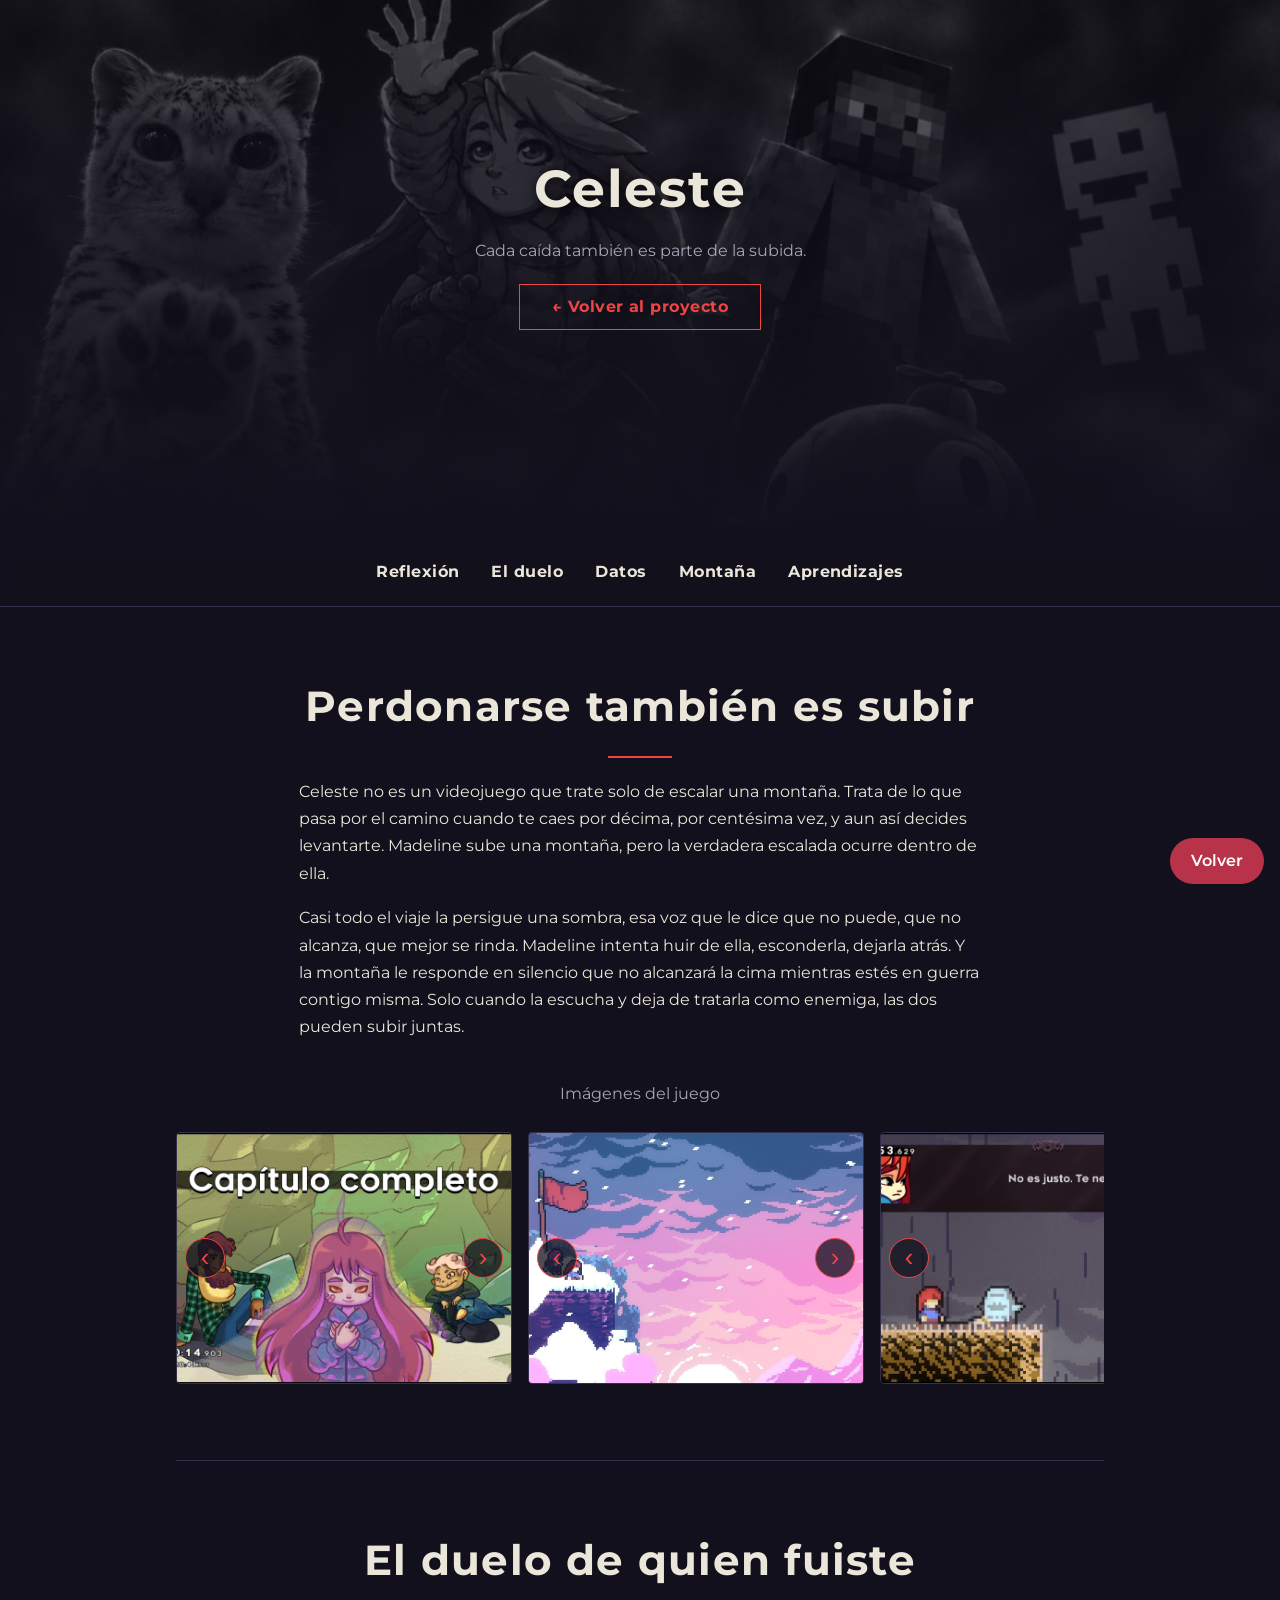
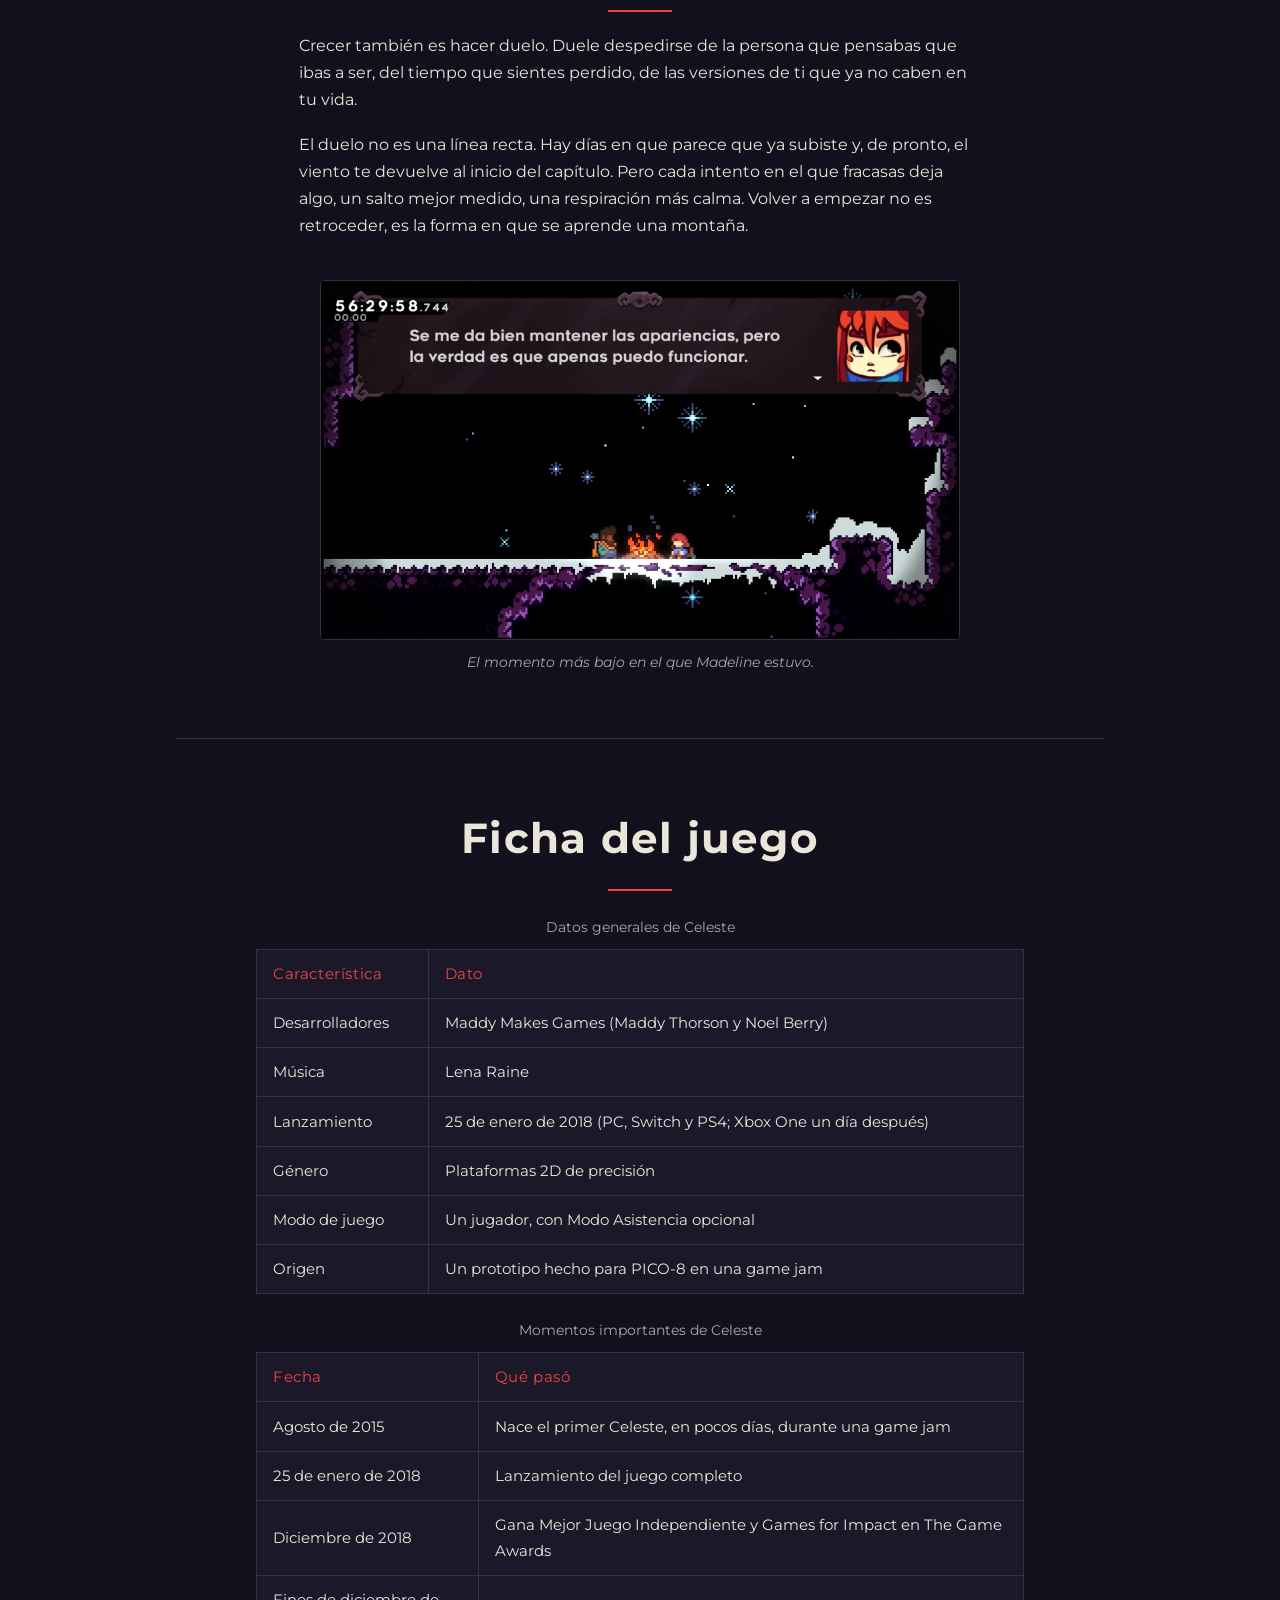
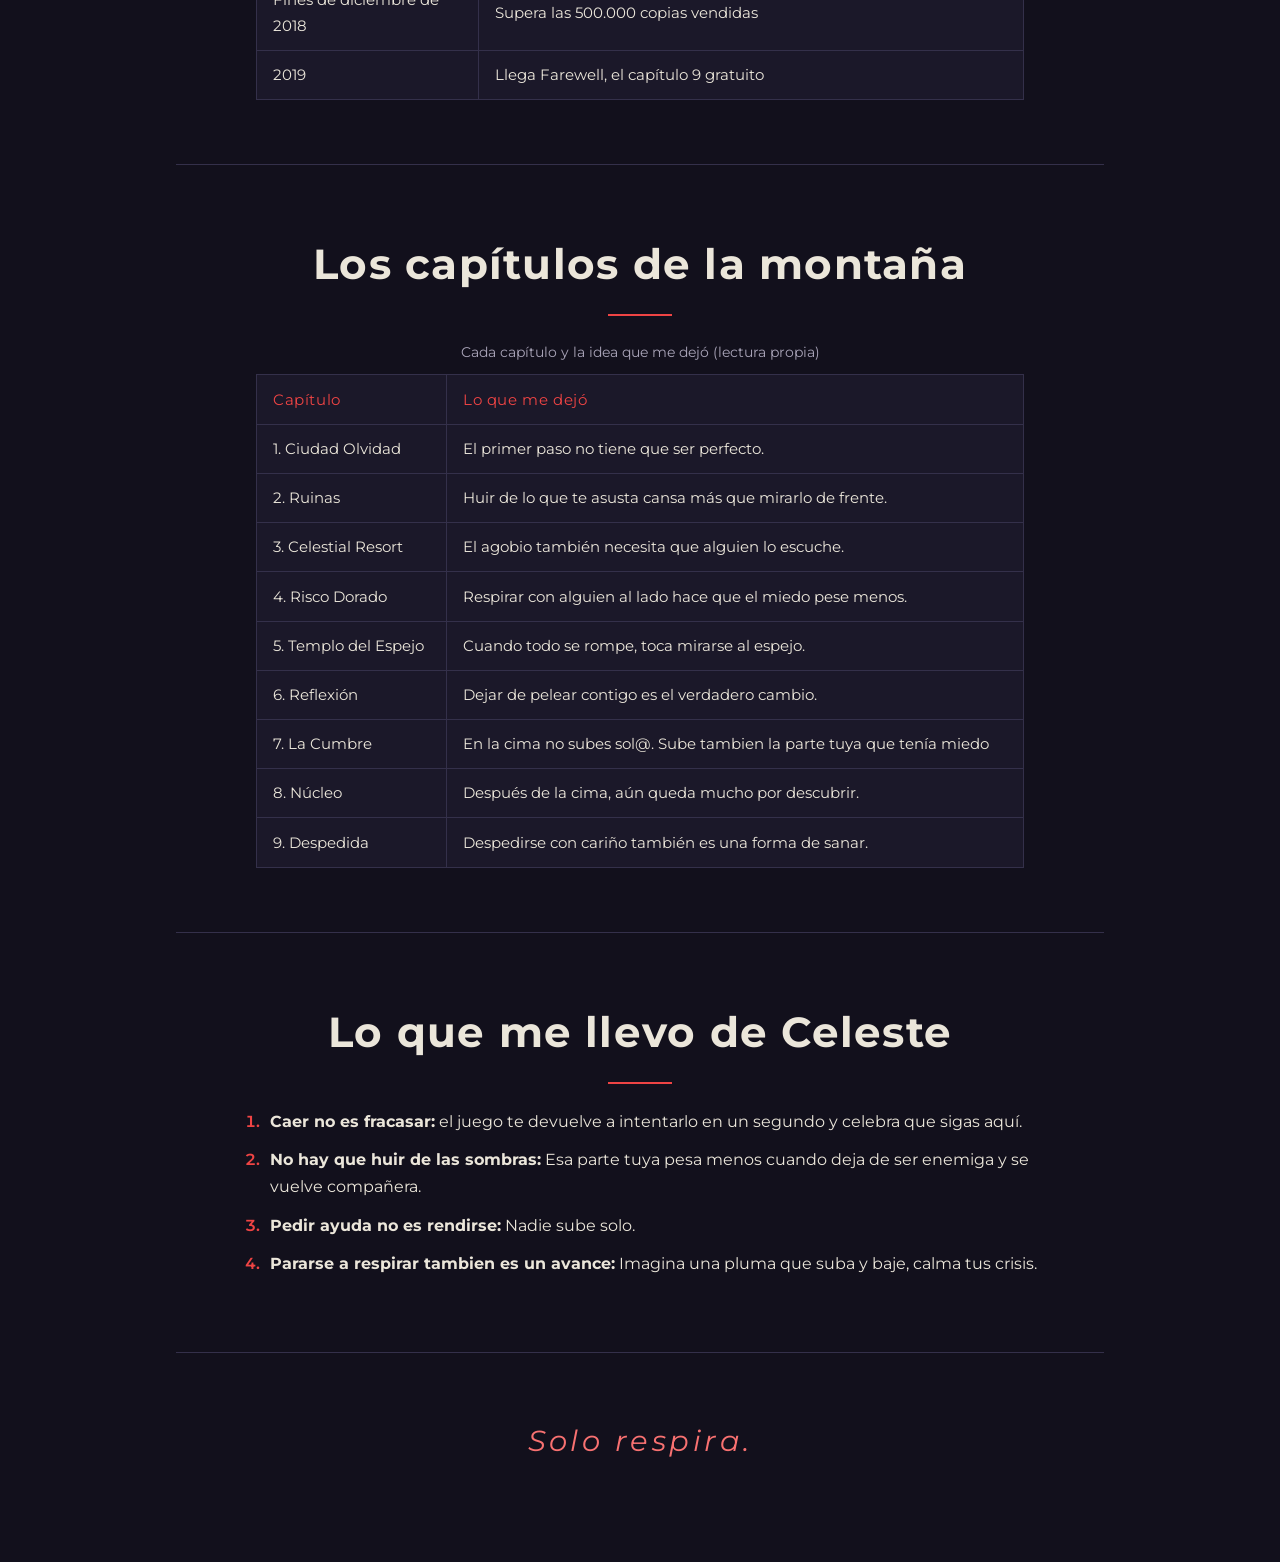
<file: celeste.html>
<!DOCTYPE html>
<html lang="es">
<head>
  <meta charset="UTF-8">
  <meta name="viewport" content="width=device-width, initial-scale=1">
  <title>Celeste - Reflexión</title>
  <link rel="preconnect" href="https://fonts.googleapis.com">
  <link rel="preconnect" href="https://fonts.gstatic.com" crossorigin>
  <link href="https://fonts.googleapis.com/css2?family=Montserrat:wght@400;600;700&display=swap" rel="stylesheet">
  <link rel="stylesheet" href="estilos.css">
</head>
<body class="tema-celeste">

  <a name="inicio"></a>

  <header>
    <h1>Celeste</h1>
    <p class="lema">Cada caída también es parte de la subida.</p>
    <a class="boton" href="index.html#celeste">← Volver al proyecto</a>
  </header>

  <nav>
    <a href="#reflexion">Reflexión</a>
    <a href="#duelo">El duelo</a>
    <a href="#datos">Datos</a>
    <a href="#montana">Montaña</a>
    <a href="#aprendizajes">Aprendizajes</a>
  </nav>

  <main>

    <section class="relato">
      <a name="reflexion"></a>
      <h2>Perdonarse también es subir</h2>
      <p>Celeste no es un videojuego que trate solo de escalar una montaña.
        Trata de lo que pasa por el camino cuando te caes por décima, por centésima vez, 
        y aun así decides levantarte. Madeline sube una montaña, 
        pero la verdadera escalada ocurre dentro de ella.</p>
      <p>Casi todo el viaje la persigue una sombra, 
        esa voz que le dice que no puede, que no alcanza, que mejor se rinda. 
        Madeline intenta huir de ella, esconderla, dejarla atrás. 
        Y la montaña le responde en silencio que no alcanzará la cima mientras estés en 
        guerra contigo misma. Solo cuando la escucha y deja de tratarla como enemiga, 
        las dos pueden subir juntas.</p>
      <h3>Imágenes del juego</h3>

      <div class="galeria">
        <!-- Para poner tu imagen, cambia el número por: <img src="imagenes/celeste1.jpg" alt="Descripción"> -->
        <div class="foto"><a name="celeste-1"></a><img src="imagenes/celeste1.jpg">
          <a class="flecha izq" href="#celeste-3" aria-label="Imagen anterior">‹</a>
          <a class="flecha der" href="#celeste-2" aria-label="Imagen siguiente">›</a>
        </div>
        <div class="foto"><a name="celeste-2"></a><img src="imagenes/celeste2.jpg">
          <a class="flecha izq" href="#celeste-1" aria-label="Imagen anterior">‹</a>
          <a class="flecha der" href="#celeste-3" aria-label="Imagen siguiente">›</a>
        </div>
        <div class="foto"><a name="celeste-3"></a><img src="imagenes/celeste3.png">
          <a class="flecha izq" href="#celeste-2" aria-label="Imagen anterior">‹</a>
          <a class="flecha der" href="#celeste-1" aria-label="Imagen siguiente">›</a>
        </div>
      </div>
    </section>

    <section class="relato">
      <a name="duelo"></a>
      <h2>El duelo de quien fuiste</h2>
      <p>Crecer también es hacer duelo. Duele despedirse de la persona que pensabas que ibas 
        a ser, del tiempo que sientes perdido, de las versiones de ti que ya no caben en tu 
        vida.</p>
      <p>El duelo no es una línea recta. Hay días en que parece que ya subiste y, 
        de pronto, el viento te devuelve al inicio del capítulo. 
        Pero cada intento en el que fracasas deja algo, un salto mejor medido, 
        una respiración más calma. Volver a empezar no es retroceder, 
        es la forma en que se aprende una montaña.</p>


      <figure class="escena">
        <div class="marco"><img src="imagenes/celeste4.png" alt="Descripción"></div>
        <figcaption>El momento más bajo en el que Madeline estuvo.</figcaption>
      </figure>
    </section>

    <section>
      <a name="datos"></a>
      <h2>Ficha del juego</h2>
      <div class="tabla">
        <table>
          <caption>Datos generales de Celeste</caption>
          <thead>
            <tr><th>Característica</th><th>Dato</th></tr>
          </thead>
          <tbody>
            <tr><td>Desarrolladores</td><td>Maddy Makes Games (Maddy Thorson y Noel Berry)</td></tr>
            <tr><td>Música</td><td>Lena Raine</td></tr>
            <tr><td>Lanzamiento</td><td>25 de enero de 2018 (PC, Switch y PS4; Xbox One un día después)</td></tr>
            <tr><td>Género</td><td>Plataformas 2D de precisión</td></tr>
            <tr><td>Modo de juego</td><td>Un jugador, con Modo Asistencia opcional</td></tr>
            <tr><td>Origen</td><td>Un prototipo hecho para PICO-8 en una game jam</td></tr>
          </tbody>
        </table>
      </div>

      <div class="tabla">
        <table>
          <caption>Momentos importantes de Celeste</caption>
          <thead>
            <tr><th>Fecha</th><th>Qué pasó</th></tr>
          </thead>
          <tbody>
            <tr><td>Agosto de 2015</td><td>Nace el primer Celeste, en pocos días, durante una game jam</td></tr>
            <tr><td>25 de enero de 2018</td><td>Lanzamiento del juego completo</td></tr>
            <tr><td>Diciembre de 2018</td><td>Gana Mejor Juego Independiente y Games for Impact en The Game Awards</td></tr>
            <tr><td>Fines de diciembre de 2018</td><td>Supera las 500.000 copias vendidas</td></tr>
            <tr><td>2019</td><td>Llega Farewell, el capítulo 9 gratuito</td></tr>
          </tbody>
        </table>
      </div>
    </section>

    <section>
      <a name="montana"></a>
      <h2>Los capítulos de la montaña</h2>
      <div class="tabla">
        <table>
          <caption>Cada capítulo y la idea que me dejó (lectura propia)</caption>
          <thead>
            <tr><th>Capítulo</th><th>Lo que me dejó</th></tr>
          </thead>
          <tbody>
            <tr><td>1. Ciudad Olvidad</td><td>El primer paso no tiene que ser perfecto.</td></tr>
            <tr><td>2. Ruinas</td><td>Huir de lo que te asusta cansa más que mirarlo de frente.</td></tr>
            <tr><td>3. Celestial Resort</td><td>El agobio también necesita que alguien lo escuche.</td></tr>
            <tr><td>4. Risco Dorado</td><td>Respirar con alguien al lado hace que el miedo pese menos.</td></tr>
            <tr><td>5. Templo del Espejo</td><td>Cuando todo se rompe, toca mirarse al espejo.</td></tr>
            <tr><td>6. Reflexión</td><td>Dejar de pelear contigo es el verdadero cambio.</td></tr>
            <tr><td>7. La Cumbre</td><td>En la cima no subes sol@. Sube tambien la parte tuya que tenía miedo</td></tr>
            <tr><td>8. Núcleo</td><td>Después de la cima, aún queda mucho por descubrir.</td></tr>
            <tr><td>9. Despedida</td><td>Despedirse con cariño también es una forma de sanar.</td></tr>
          </tbody>
        </table>
      </div>
    </section>

    <section>
      <a name="aprendizajes"></a>
      <h2>Lo que me llevo de Celeste</h2>
      <ol>
        <li><strong>Caer no es fracasar:</strong> el juego te devuelve a intentarlo en un segundo y celebra que sigas aquí.</li>
        <li><strong>No hay que huir de las sombras:</strong> Esa parte tuya pesa menos cuando deja de ser enemiga y se vuelve compañera.</li>
        <li><strong>Pedir ayuda no es rendirse:</strong> Nadie sube solo.</li>
        <li><strong>Pararse a respirar tambien es un avance:</strong> Imagina una pluma que suba y baje, calma tus crisis.</li>
      </ol>
    </section>

  </main>

  <footer class="cierre">
    <div class="aliento" aria-hidden="true"></div>
    <blockquote>Solo respira.</blockquote>
  </footer>

  <a class="volver" href="#inicio">Volver</a>

</body>
</html>
</file>
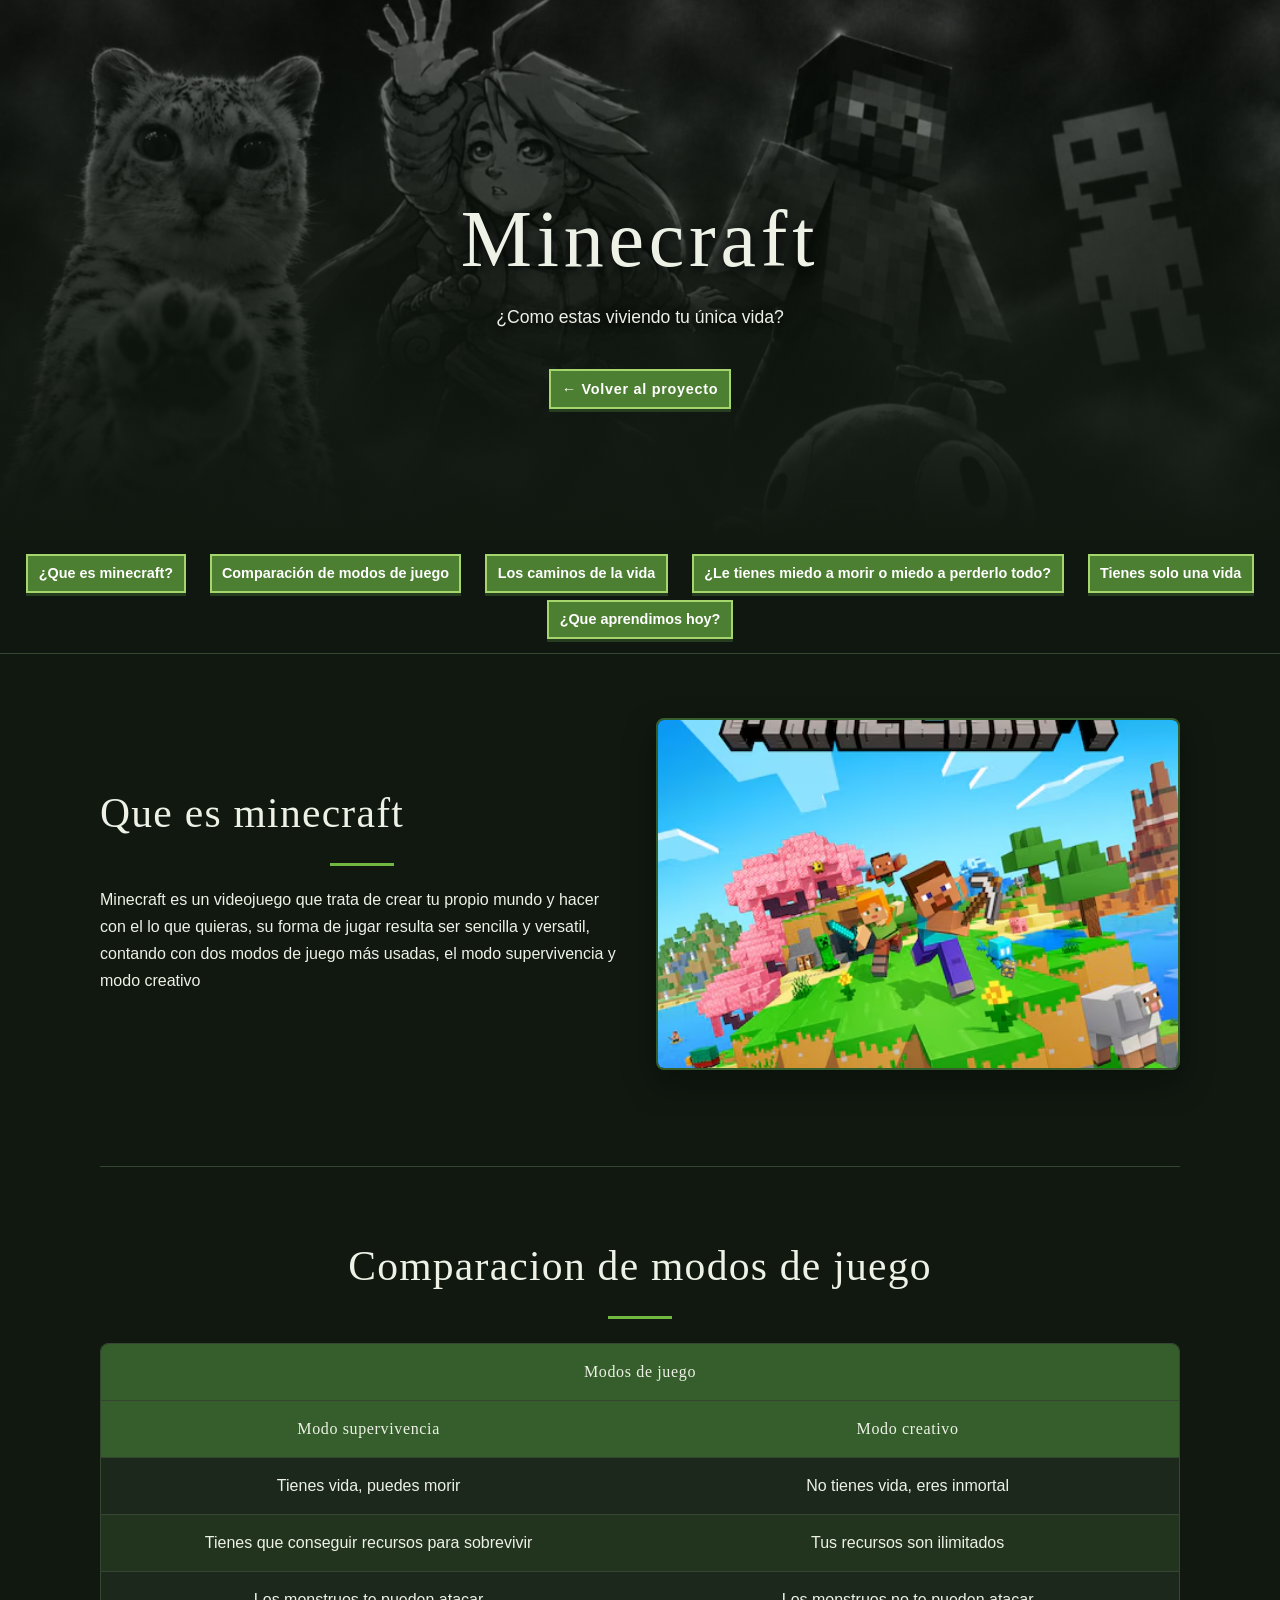
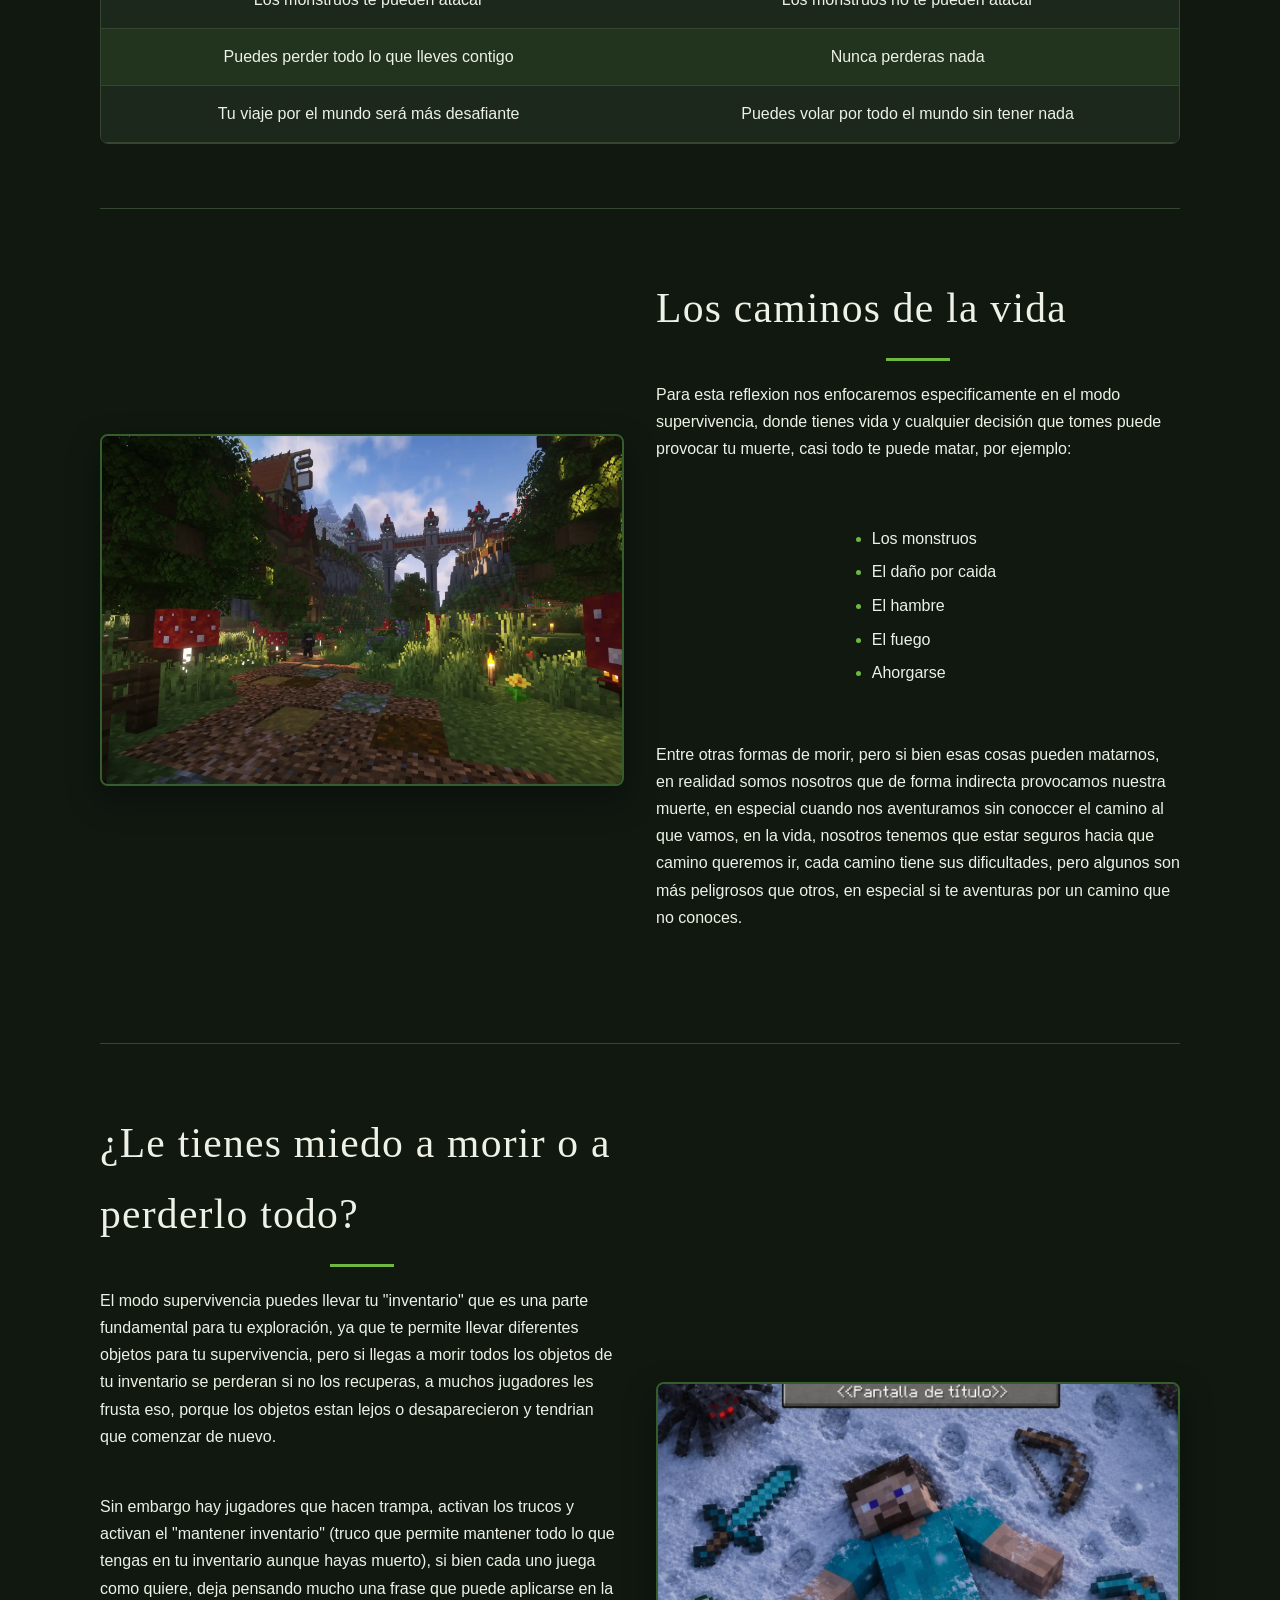
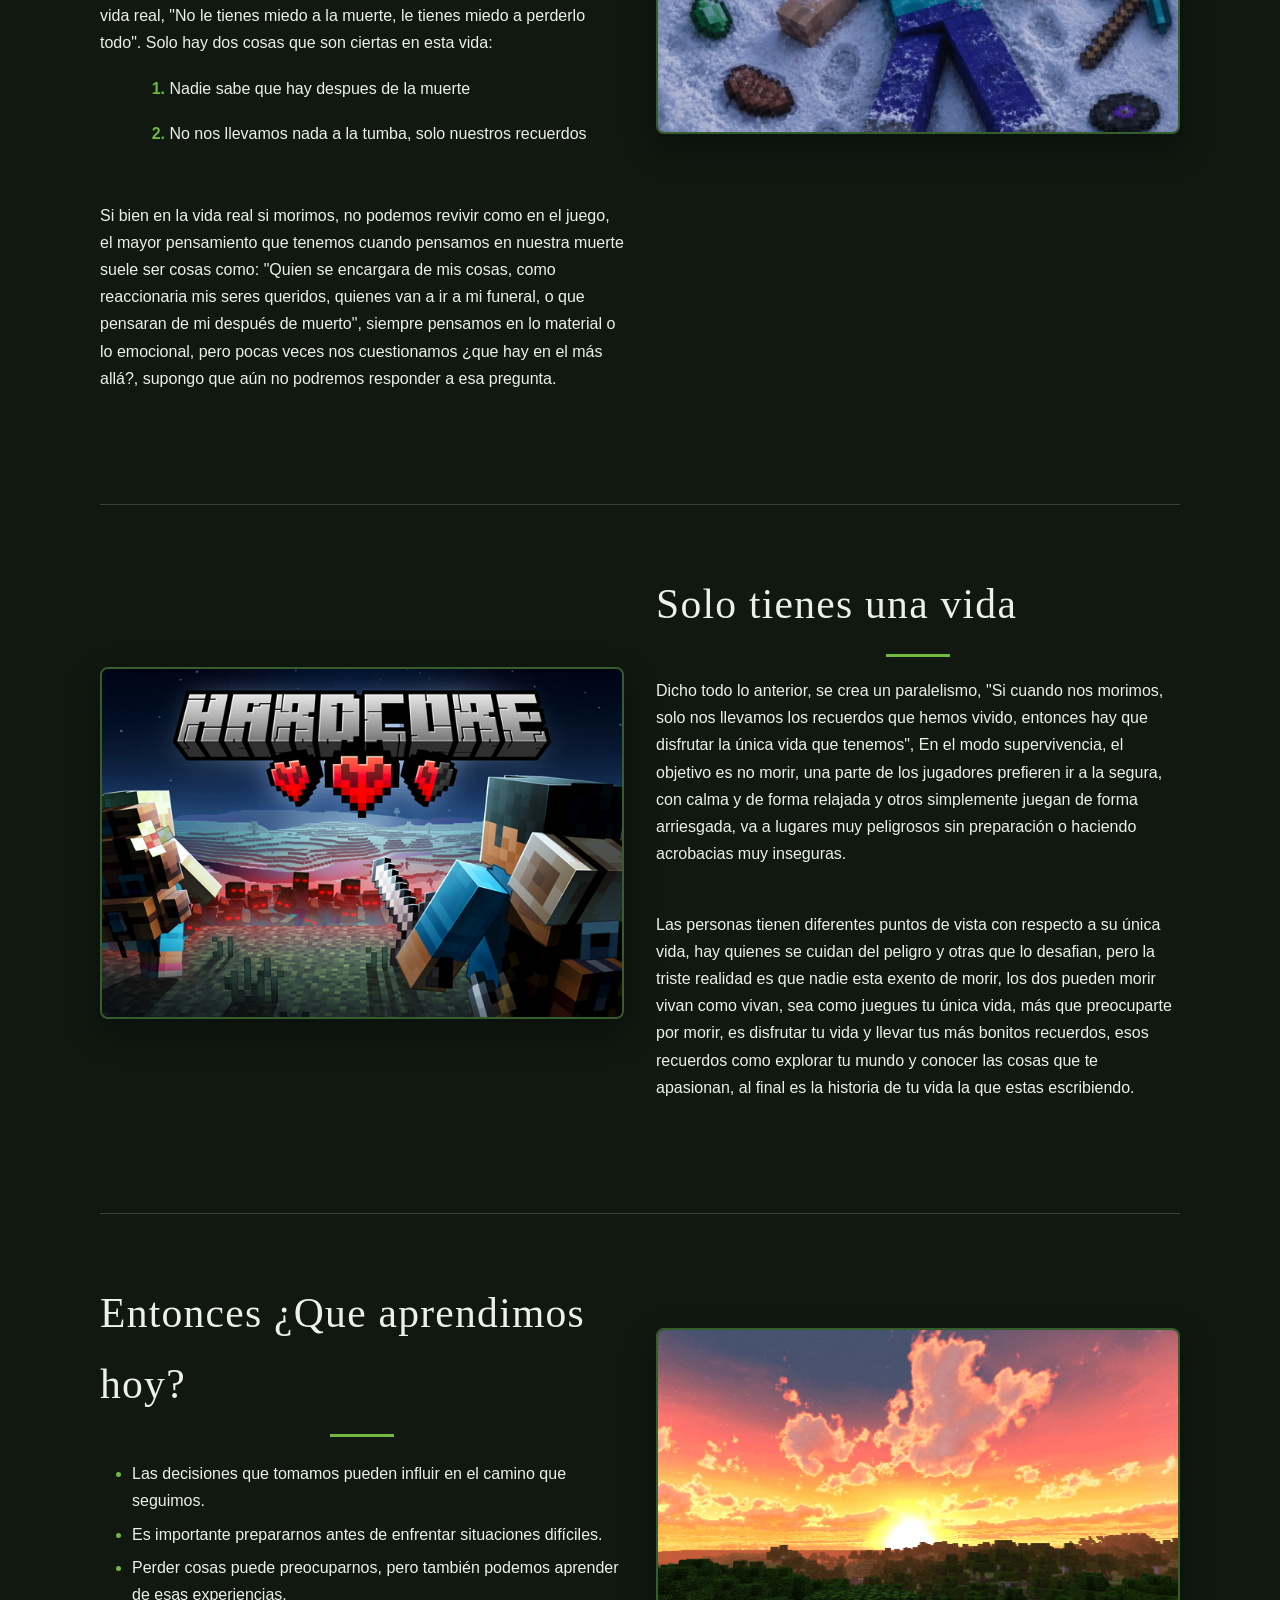
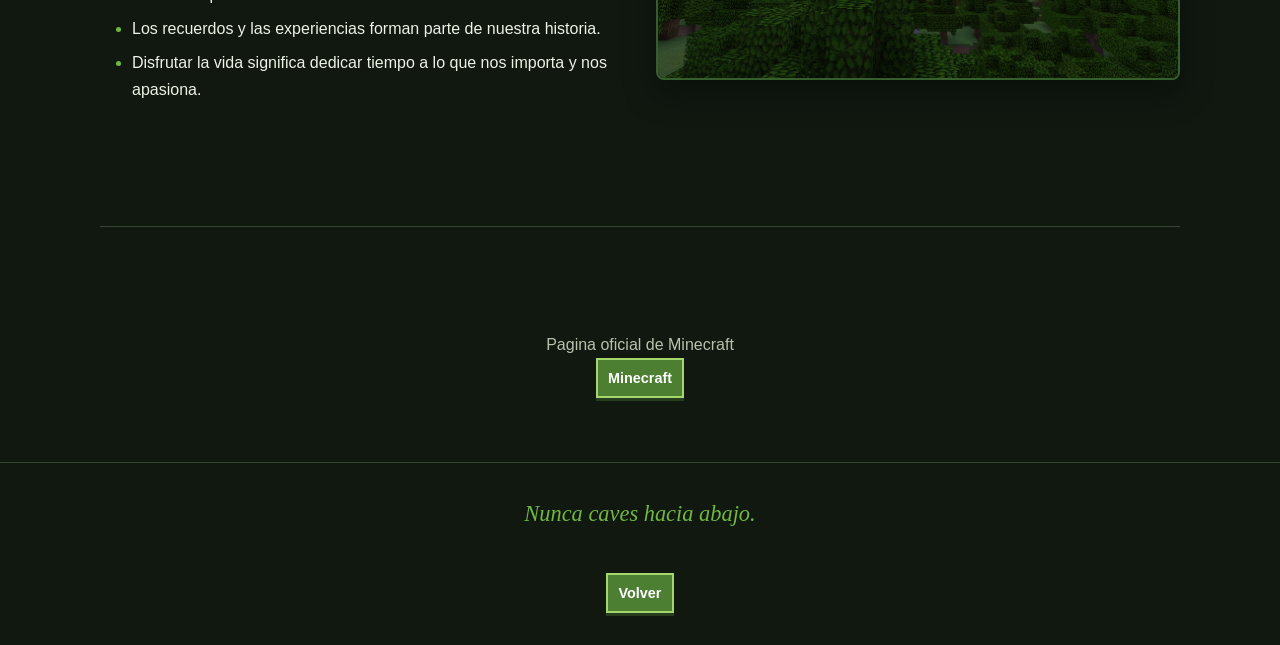
<file: Minecraft.html>
<!DOCTYPE html>
<html lang="es">
<head>
  <meta charset="UTF-8">
  <meta name="viewport" content="width=device-width, initial-scale=1">
  <meta name="theme-color" content="#263d20">
  <meta name="description" content="Minecraft - Reflexión">
  <title>Minecraft - Reflexión</title>
  <link rel="icon" type="image/png" href="imagenes/head.png">
  <link rel="stylesheet" href="estilos.css">
</head>

<body class="tema-minecraft">

  <a id="inicio"></a>

  <header>
    <h1>Minecraft</h1>
    <p class="lema">¿Como estas viviendo tu única vida?</p>
    <a class="boton" href="index.html#minecraft">← Volver al proyecto</a>
  </header>

  <nav>
    <a href="#Definicion">¿Que es minecraft?</a>
    <a href="#Modos-de-juego">Comparación de modos de juego</a>
    <a href="#Los-caminos-de-la-vida">Los caminos de la vida</a>
    <a href="#Miedo-a-morir-o-perderlo-todo">¿Le tienes miedo a morir o miedo a perderlo todo?</a>
    <a href="#Solo-una-vida">Tienes solo una vida</a>
    <a href="#Reflexion">¿Que aprendimos hoy?</a>
  </nav>

  <main>

    <section class="con-imagen imagen-derecha" id="Definicion">
      <a name="Definicion"></a>

      <div class="contenido">
        <h2>Que es minecraft</h2>
        <p>Minecraft es un videojuego que trata de crear tu propio mundo y hacer con el lo que quieras,
		su forma de jugar resulta ser sencilla y versatil, contando con dos modos de juego más usadas, el modo supervivencia y modo creativo</p>
      </div>

      <img src="imagenes/minecraft.png" alt="Paisaje de Minecraft con árboles y montañas">
    </section>

    <section id="Modos-de-juego">
      <a name="Modos de juego"></a>

      <h2>Comparacion de modos de juego</h2>

      <div class="tabla">
        <table>
          <thead>
            <tr>
              <th colspan="2">Modos de juego</th>
            </tr>
            <tr>
              <th>Modo supervivencia</th>
              <th>Modo creativo</th>
            </tr>
          </thead>

          <tbody>
            <tr>
              <td>Tienes vida, puedes morir</td>
              <td>No tienes vida, eres inmortal</td>
            </tr>
            <tr>
              <td>Tienes que conseguir recursos para sobrevivir</td>
              <td>Tus recursos son ilimitados</td>
            </tr>
            <tr>
              <td>Los monstruos te pueden atacar</td>
              <td>Los monstruos no te pueden atacar</td>
            </tr>
            <tr>
              <td>Puedes perder todo lo que lleves contigo</td>
              <td>Nunca perderas nada</td>
            </tr>
            <tr>
              <td>Tu viaje por el mundo será más desafiante</td>
              <td>Puedes volar por todo el mundo sin tener nada</td>
            </tr>
          </tbody>
        </table>
      </div>
    </section>

    <section class="con-imagen imagen-izquierda" id="Los-caminos-de-la-vida">
      <a name="Los caminos de la vida"></a>

      <img src="imagenes/Loscaminosdelavida.webp" alt="Camino entre árboles en Minecraft">

      <div class="contenido">
        <h2>Los caminos de la vida</h2>
        <p>Para esta reflexion nos enfocaremos especificamente en el modo supervivencia, donde tienes vida y cualquier decisión que tomes puede provocar tu muerte, casi todo te puede matar, por ejemplo:</p>
        <br>

        <ul>
          <li>Los monstruos</li>
          <li>El daño por caida</li>
          <li>El hambre</li>
          <li>El fuego</li>
          <li>Ahorgarse</li>
        </ul>

        <br>

        <p>Entre otras formas de morir, pero si bien esas cosas pueden matarnos, en realidad somos nosotros que de forma indirecta provocamos nuestra muerte, en especial cuando nos aventuramos sin conoccer el camino al que vamos, en la vida, nosotros tenemos que estar seguros hacia que camino queremos ir, cada camino tiene sus dificultades, pero algunos son más peligrosos que otros, en especial si te aventuras por un camino que no conoces.</p>
      </div>
    </section>

    <section class="con-imagen imagen-derecha" id="Miedo-a-morir-o-perderlo-todo">
      <a name="¿Miedo a morir o perderlo todo?"></a>

      <div class="contenido">
        <h2>¿Le tienes miedo a morir o a perderlo todo?</h2>
        <p>El modo supervivencia puedes llevar tu "inventario" que es una parte fundamental para tu exploración, ya que te permite llevar diferentes objetos para tu supervivencia, pero si llegas a morir todos los objetos de tu inventario se perderan si no los recuperas, a muchos jugadores les frusta eso, porque los objetos estan lejos o desaparecieron y tendrian que comenzar de nuevo.</p>
        <br>

        <p>Sin embargo hay jugadores que hacen trampa, activan los trucos y activan el "mantener inventario" (truco que permite mantener todo lo que tengas en tu inventario aunque hayas muerto), si bien cada uno juega como quiere, deja pensando mucho una frase que puede aplicarse en la vida real, "No le tienes miedo a la muerte, le tienes miedo a perderlo todo". Solo hay dos cosas que son ciertas en esta vida:</p>

        <ol class="lista-numerada">
          <li>Nadie sabe que hay despues de la muerte</li>
          <li>No nos llevamos nada a la tumba, solo nuestros recuerdos</li>
        </ol>

        <br>

        <p>Si bien en la vida real si morimos, no podemos revivir como en el juego, el mayor pensamiento que tenemos cuando pensamos en nuestra muerte suele ser cosas como: "Quien se encargara de mis cosas, como reaccionaria mis seres queridos, quienes van a ir a mi funeral, o que pensaran de mi después de muerto", siempre pensamos en lo material o lo emocional, pero pocas veces nos cuestionamos ¿que hay en el más allá?, supongo que aún no podremos responder a esa pregunta.</p>
      </div>

      <img src="imagenes/Morir.jpeg" alt="Inventario de objetos de Minecraft">
    </section>

    <section class="con-imagen imagen-izquierda" id="Solo-una-vida">
      <a name="Solo una vida"></a>

      <img src="imagenes/hardcore.jpg" alt="Paisaje de Minecraft para explorar">

      <div class="contenido">
        <h2>Solo tienes una vida</h2>
        <p> Dicho todo lo anterior, se crea un paralelismo, "Si cuando nos morimos, solo nos llevamos los recuerdos que hemos vivido, entonces hay que disfrutar la única vida que tenemos",  En el modo supervivencia, el objetivo es no morir, una parte de los jugadores prefieren ir a la segura, con calma y de forma relajada y otros simplemente juegan de forma arriesgada, va a lugares muy peligrosos sin preparación o haciendo acrobacias muy inseguras.</p>
        <br>

        <p>Las personas tienen diferentes puntos de vista con respecto a su única vida, hay quienes se cuidan del peligro y otras que lo desafian, pero la triste realidad es que nadie esta exento de morir, los dos pueden morir vivan como vivan, sea como juegues tu única vida, más que preocuparte por morir, es disfrutar tu vida y llevar tus más bonitos recuerdos, esos recuerdos como explorar tu mundo y conocer las cosas que te apasionan, al final es la historia de tu vida la que estas escribiendo.</p>
      </div>
    </section>

    <section class="con-imagen imagen-derecha" id="Reflexion">
      <a name="Reflexion"></a>

      <div class="contenido">
        <h2>Entonces ¿Que aprendimos hoy?</h2>

        <ul class="lista-aprendizajes">
          <li>Las decisiones que tomamos pueden influir en el camino que seguimos.</li>
          <li>Es importante prepararnos antes de enfrentar situaciones difíciles.</li>
          <li>Perder cosas puede preocuparnos, pero también podemos aprender de esas experiencias.</li>
          <li>Los recuerdos y las experiencias forman parte de nuestra historia.</li>
          <li>Disfrutar la vida significa dedicar tiempo a lo que nos importa y nos apasiona.</li>
        </ul>
      </div>

      <img src="imagenes/atardecer.png" alt="Atardecer en un mundo de Minecraft">
    </section>

  </main>

  <section>
    <h3>Pagina oficial de Minecraft</h3>
    <a href="https://www.minecraft.net/es-es" target="_blank" rel="noopener noreferrer">Minecraft</a>
  </section>

  <footer>
    <blockquote>Nunca caves hacia abajo.</blockquote>
  </footer>

  <a class="volver" href="#inicio">Volver</a>

</body>
</html>
</file>
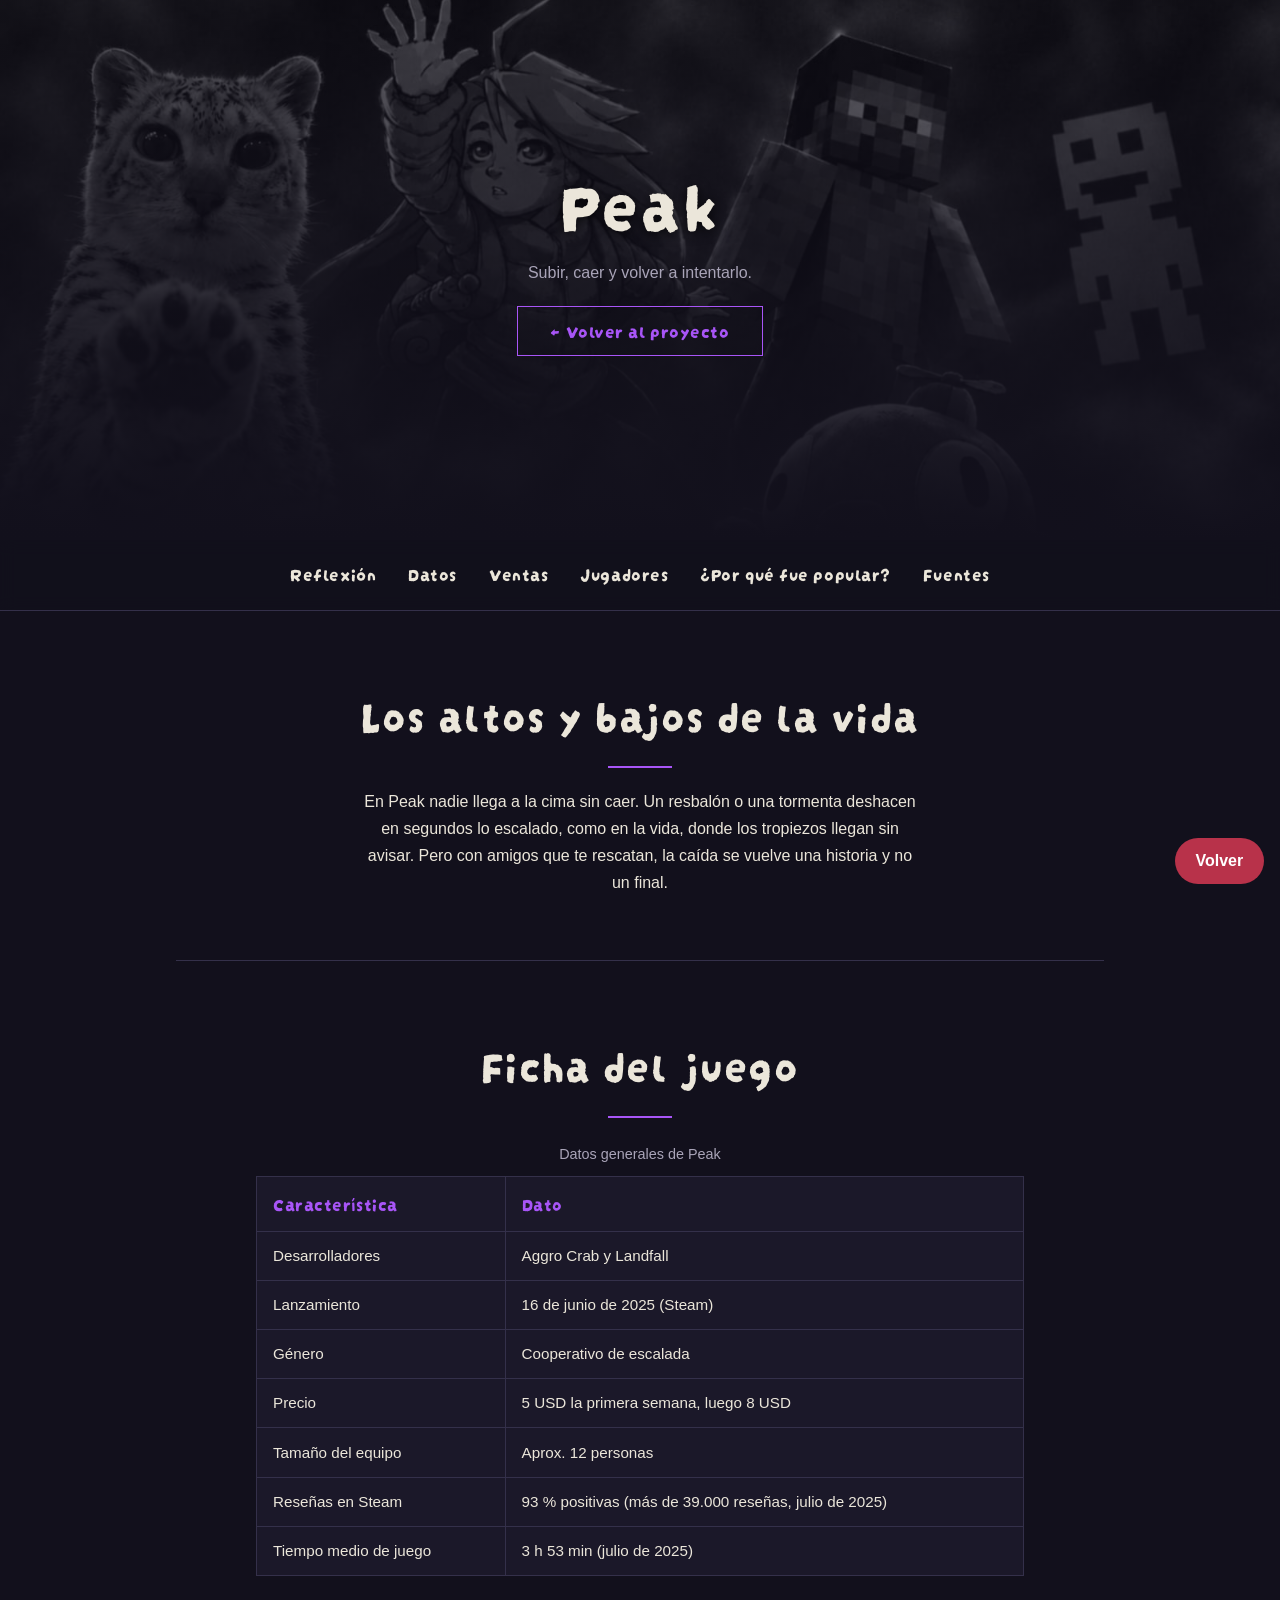
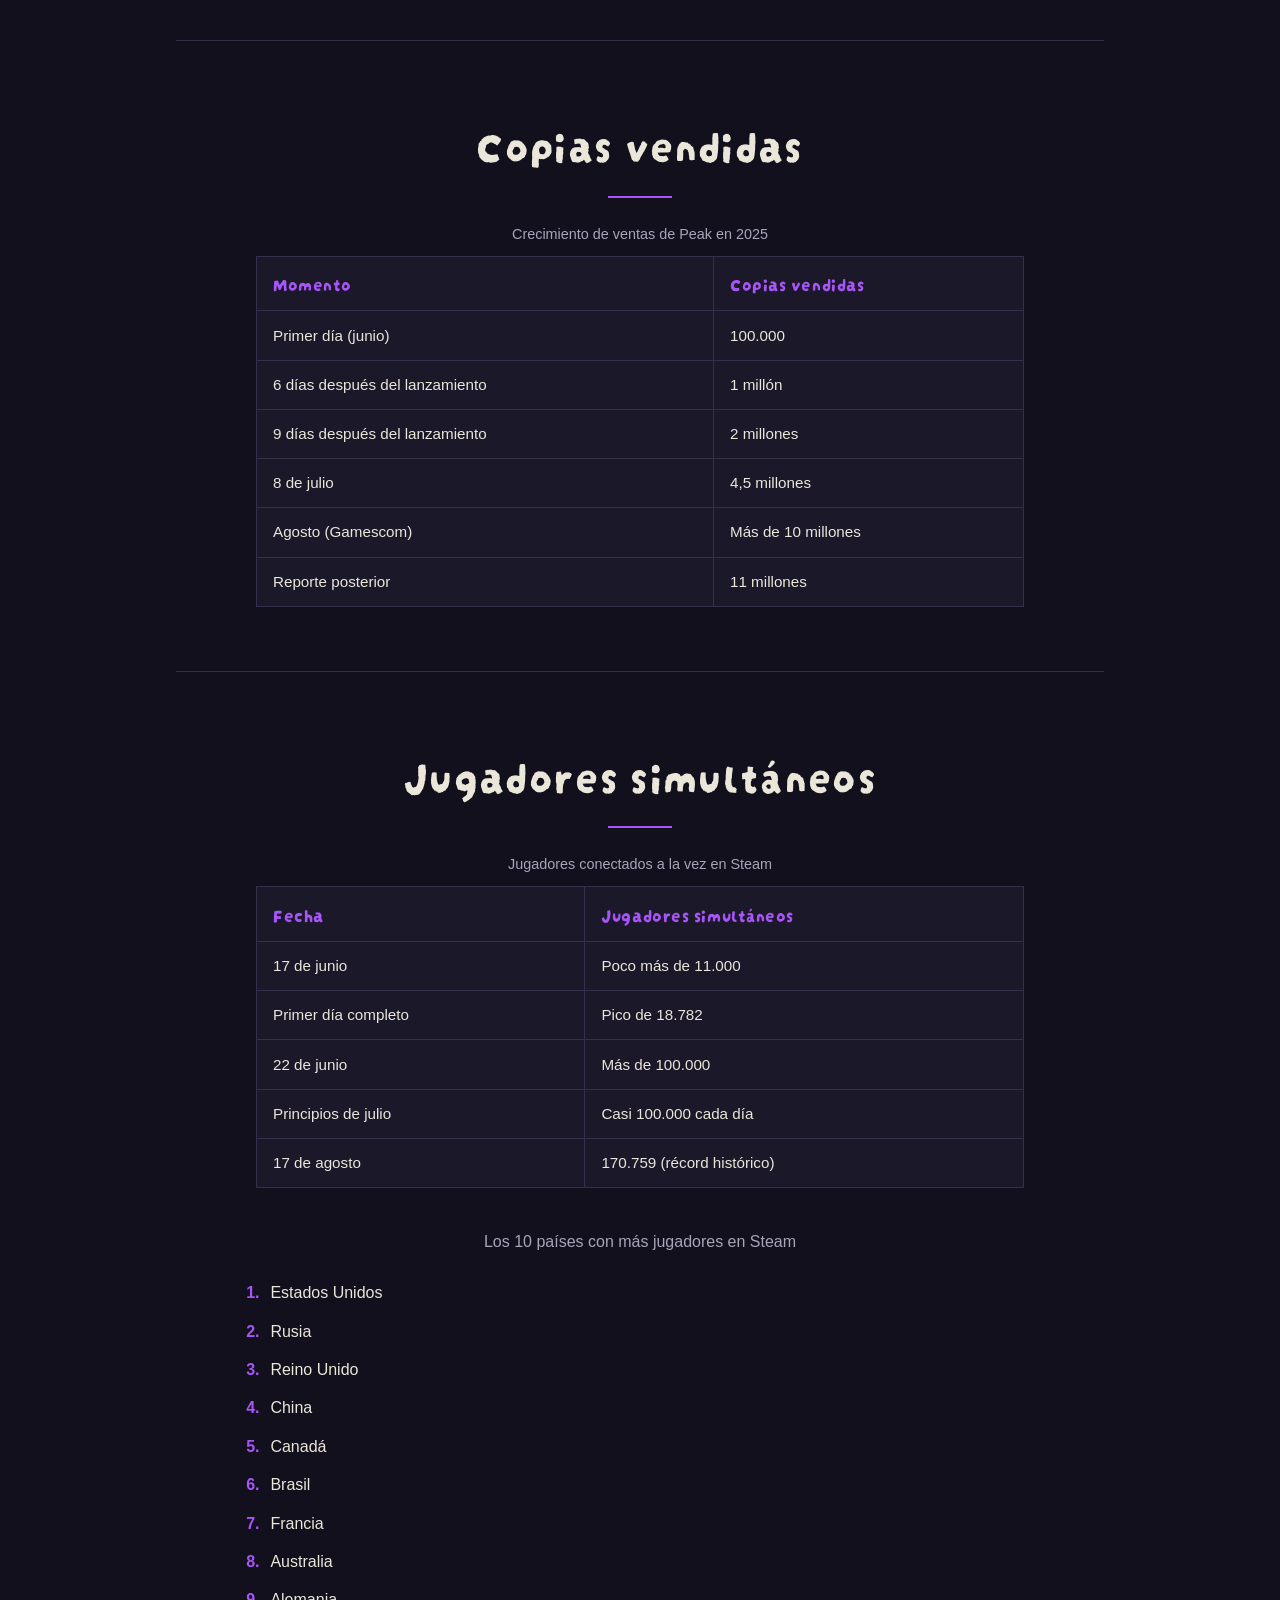
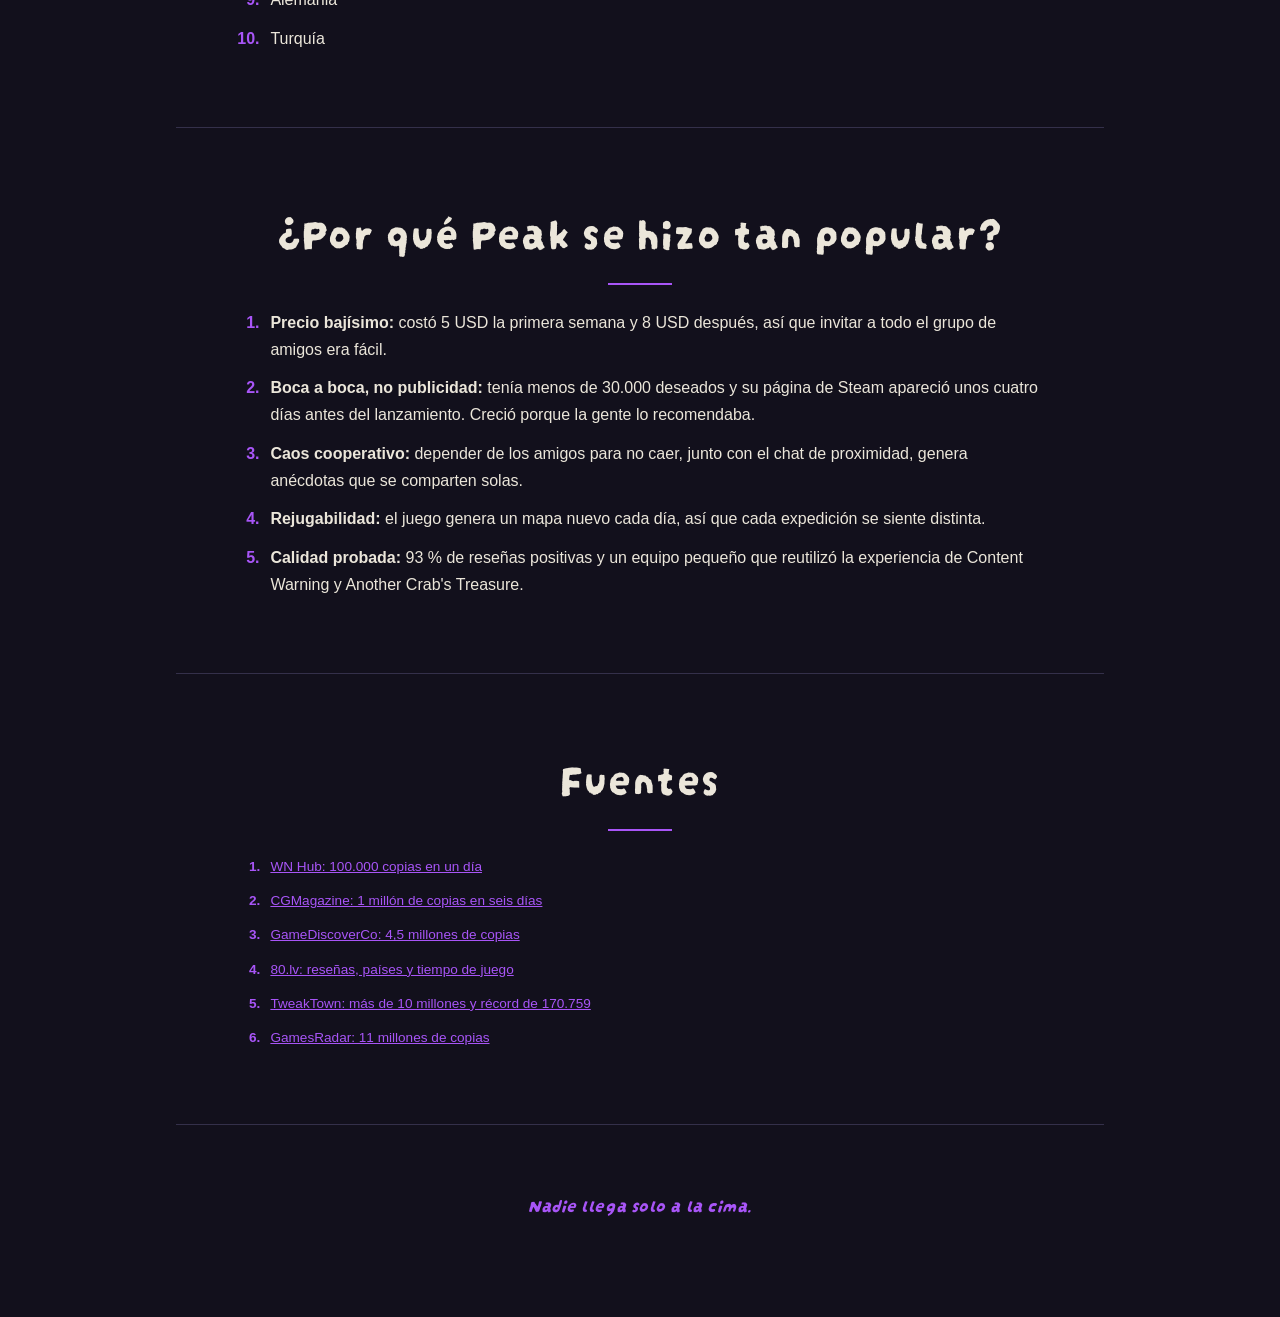
<file: peak.html>
<!DOCTYPE html>
<html lang="es">
<head>
  <meta charset="UTF-8">
  <meta name="viewport" content="width=device-width, initial-scale=1">
  <title>Peak - Reflexión</title>
  <link rel="preconnect" href="https://fonts.googleapis.com">
  <link rel="preconnect" href="https://fonts.gstatic.com" crossorigin>
  <link href="https://fonts.googleapis.com/css2?family=Darumadrop+One&display=swap" rel="stylesheet">
  <link rel="stylesheet" href="estilos.css">
</head>
<body class="tema-peak">

  <a name="inicio"></a>

  <header>
    <h1>Peak</h1>
    <p class="lema">Subir, caer y volver a intentarlo.</p>
    <a class="boton" href="index.html#peak">← Volver al proyecto</a>
  </header>

  <nav>
    <a href="#reflexion">Reflexión</a>
    <a href="#datos">Datos</a>
    <a href="#ventas">Ventas</a>
    <a href="#jugadores">Jugadores</a>
    <a href="#porque">¿Por qué fue popular?</a>
    <a href="#fuentes">Fuentes</a>
  </nav>

  <main>

    <section>
      <a name="reflexion"></a>
      <h2>Los altos y bajos de la vida</h2>
      <p>En Peak nadie llega a la cima sin caer.
	  Un resbalón o una tormenta deshacen en segundos lo escalado, como en la vida, donde los tropiezos llegan sin avisar.
	  Pero con amigos que te rescatan, la caída se vuelve una historia y no un final.</p>
    </section>

    <section>
      <a name="datos"></a>
      <h2>Ficha del juego</h2>
      <div class="tabla">
        <table>
          <caption>Datos generales de Peak</caption>
          <thead>
            <tr><th>Característica</th><th>Dato</th></tr>
          </thead>
          <tbody>
            <tr><td>Desarrolladores</td><td>Aggro Crab y Landfall</td></tr>
            <tr><td>Lanzamiento</td><td>16 de junio de 2025 (Steam)</td></tr>
            <tr><td>Género</td><td>Cooperativo de escalada</td></tr>
            <tr><td>Precio</td><td>5 USD la primera semana, luego 8 USD</td></tr>
            <tr><td>Tamaño del equipo</td><td>Aprox. 12 personas</td></tr>
            <tr><td>Reseñas en Steam</td><td>93 % positivas (más de 39.000 reseñas, julio de 2025)</td></tr>
            <tr><td>Tiempo medio de juego</td><td>3 h 53 min (julio de 2025)</td></tr>
          </tbody>
        </table>
      </div>
    </section>

    <section>
      <a name="ventas"></a>
      <h2>Copias vendidas</h2>
      <div class="tabla">
        <table>
          <caption>Crecimiento de ventas de Peak en 2025</caption>
          <thead>
            <tr><th>Momento</th><th>Copias vendidas</th></tr>
          </thead>
          <tbody>
            <tr><td>Primer día (junio)</td><td>100.000</td></tr>
            <tr><td>6 días después del lanzamiento</td><td>1 millón</td></tr>
            <tr><td>9 días después del lanzamiento</td><td>2 millones</td></tr>
            <tr><td>8 de julio</td><td>4,5 millones</td></tr>
            <tr><td>Agosto (Gamescom)</td><td>Más de 10 millones</td></tr>
            <tr><td>Reporte posterior</td><td>11 millones</td></tr>
          </tbody>
        </table>
      </div>
    </section>

    <section>
      <a name="jugadores"></a>
      <h2>Jugadores simultáneos</h2>
      <div class="tabla">
        <table>
          <caption>Jugadores conectados a la vez en Steam</caption>
          <thead>
            <tr><th>Fecha</th><th>Jugadores simultáneos</th></tr>
          </thead>
          <tbody>
            <tr><td>17 de junio</td><td>Poco más de 11.000</td></tr>
            <tr><td>Primer día completo</td><td>Pico de 18.782</td></tr>
            <tr><td>22 de junio</td><td>Más de 100.000</td></tr>
            <tr><td>Principios de julio</td><td>Casi 100.000 cada día</td></tr>
            <tr><td>17 de agosto</td><td>170.759 (récord histórico)</td></tr>
          </tbody>
        </table>
      </div>

      <h3>Los 10 países con más jugadores en Steam</h3>
      <ol>
        <li>Estados Unidos</li>
        <li>Rusia</li>
        <li>Reino Unido</li>
        <li>China</li>
        <li>Canadá</li>
        <li>Brasil</li>
        <li>Francia</li>
        <li>Australia</li>
        <li>Alemania</li>
        <li>Turquía</li>
      </ol>
    </section>

    <section>
      <a name="porque"></a>
      <h2>¿Por qué Peak se hizo tan popular?</h2>
      <ol>
        <li><strong>Precio bajísimo:</strong> costó 5 USD la primera semana y 8 USD después, así que invitar a todo el grupo de amigos era fácil.</li>
        <li><strong>Boca a boca, no publicidad:</strong> tenía menos de 30.000 deseados y su página de Steam apareció unos cuatro días antes del lanzamiento. Creció porque la gente lo recomendaba.</li>
        <li><strong>Caos cooperativo:</strong> depender de los amigos para no caer, junto con el chat de proximidad, genera anécdotas que se comparten solas.</li>
        <li><strong>Rejugabilidad:</strong> el juego genera un mapa nuevo cada día, así que cada expedición se siente distinta.</li>
        <li><strong>Calidad probada:</strong> 93 % de reseñas positivas y un equipo pequeño que reutilizó la experiencia de Content Warning y Another Crab's Treasure.</li>
      </ol>
    </section>

    <section>
      <a name="fuentes"></a>
      <h2>Fuentes</h2>
      <ol class="fuentes">
        <li><a href="https://wnhub.io/news/investment/item-48058" target="_blank">WN Hub: 100.000 copias en un día</a></li>
        <li><a href="https://www.cgmagonline.com/news/steam-peak-sells-1-million-copies/" target="_blank">CGMagazine: 1 millón de copias en seis días</a></li>
        <li><a href="https://newsletter.gamediscover.co/p/how-peak-sold-45m-copies-in-less" target="_blank">GameDiscoverCo: 4,5 millones de copias</a></li>
        <li><a href="https://80.lv/articles/climbing-sim-peak-has-sold-4-5-million-copies-in-less-than-a-month" target="_blank">80.lv: reseñas, países y tiempo de juego</a></li>
        <li><a href="https://www.tweaktown.com/news/107179/peak-confirmed-to-have-sold-more-than-10-million-copies/index.html" target="_blank">TweakTown: más de 10 millones y récord de 170.759</a></li>
        <li><a href="https://www.gamesradar.com/games/co-op/after-a-few-months-of-work-led-to-11-million-copies-sold-on-steam-peak-devs-embrace-what-many-companies-refuse-to-learn-were-not-going-to-continually-have-a-graph-go-up/" target="blank">GamesRadar: 11 millones de copias</a></li>
      </ol>
    </section>

  </main>

  <footer>
    <blockquote>Nadie llega solo a la cima.</blockquote>
  </footer>

  <a class="volver" href="#inicio">Volver</a>

</body>
</html>
</file>
<file: estilos.css>
:root {
  --fondo: #12101c;
  --panel: #1b1829;
  --hueso: #ebe6da;
  --tenue: #a9a4b8;
  --oro: #c9a45c;
  --rojo: #b8324a;
  --linea: #34304a;
  --titulos: "Palatino Linotype", Palatino, Georgia, serif;
}

* {
  box-sizing: border-box;
  margin: 0;
  padding: 0;
}

html {
  scroll-behavior: smooth;
}

body {
  font-family: "Segoe UI", Arial, sans-serif;
  background: var(--fondo);
  color: var(--hueso);
  line-height: 1.7;
}

a[name] {
  display: block;
  scroll-margin-top: 6rem;
}

/* Portada */
header {
  display: flex;
  min-height: 60vh;
  flex-direction: column;
  align-items: center;
  gap: 1.25rem;
  padding: 10rem 1rem 2rem;
  text-align: center;
  background:
    linear-gradient(to bottom, rgba(18, 16, 28, 0.55), var(--fondo)),
    url("imagenes/fondo.jpg") center / cover no-repeat,
    radial-gradient(circle at 50% 30%, #3a2a4a, var(--fondo) 70%);
}

header h1 {
  font-family: var(--titulos);
  font-size: clamp(2rem, 6vw, 3.25rem);
  font-weight: normal;
  letter-spacing: 0.04em;
  line-height: 1.1;
  text-shadow: 0 2px 12px rgba(0, 0, 0, 0.7);
}

.lema {
  max-width: 40ch;
  color: var(--tenue);
}

.boton {
  padding: 0.5rem 2rem;
  border: 1px solid var(--oro);
  color: var(--oro);
  letter-spacing: 0.05em;
  text-decoration: none;
  transition: background 0.2s, color 0.2s;
}

.boton:hover,
.boton:focus-visible {
  background: var(--oro);
  color: var(--fondo);
}

.integrantes {
  display: flex;
  flex-wrap: wrap;
  justify-content: center;
  margin-top: 1rem;
  list-style: none;
  color: var(--tenue);
  font-size: 0.95rem;
}

.integrantes li {
  padding: 0 1.2rem;
}

.integrantes li + li {
  border-left: 1px solid var(--linea);
}

/* Navegación */
nav {
  position: sticky;
  top: 0;
  z-index: 10;
  display: flex;
  flex-wrap: wrap;
  justify-content: center;
  gap: 0.5rem 2rem;
  padding: 0.9rem 1rem;
  background: rgba(18, 16, 28, 0.88);
  backdrop-filter: blur(8px);
  border-bottom: 1px solid var(--linea);
}

nav a {
  padding: 0.25rem 0;
  border-bottom: 2px solid transparent;
  color: var(--hueso);
  text-decoration: none;
  transition: color 0.2s, border-color 0.2s;
}

nav a:hover,
nav a:focus-visible {
  color: var(--oro);
  border-bottom-color: var(--oro);
}

/* Contenido principal */
main {
  max-width: 60rem;
  margin: 0 auto;
  padding: 0 1rem;
}

section {
  padding: 4rem 0;
  border-bottom: 1px solid var(--linea);
  text-align: center;
}

h2 {
  margin-bottom: 1.25rem;
  font-family: var(--titulos);
  font-size: clamp(1.8rem, 4vw, 2.6rem);
  font-weight: normal;
  letter-spacing: 0.03em;
}

h2::after {
  content: "";
  display: block;
  width: 4rem;
  height: 2px;
  margin: 0.9rem auto 0;
  background: var(--oro);
}

h2 a {
  color: inherit;
  text-decoration: none;
  border-bottom: 1px dashed var(--oro);
  transition: color 0.2s;
}

h2 a:hover,
h2 a:focus-visible {
  color: var(--oro);
}

h3 {
  margin-top: 2.5rem;
  color: var(--tenue);
  font-size: 1rem;
  font-weight: normal;
}

p {
  max-width: 62ch;
  margin-inline: auto;
}

/* Filas y Galerías */
.fila {
  display: grid;
  grid-template-columns: 1fr 1fr;
  gap: 3rem;
  align-items: center;
}

.fila > * {
  min-width: 0;
}

.fila .texto {
  text-align: left;
}

.fila h2::after {
  margin-left: 0;
}

.fila p {
  margin-inline: 0;
}

.fila.invertida .galeria {
  order: -1;
}

.galeria {
  display: flex;
  gap: 1rem;
  margin-top: 1.5rem;
  padding-bottom: 0.75rem;
  overflow-x: auto;
  scroll-snap-type: x mandatory;
  scrollbar-color: var(--oro) var(--panel);
}

.foto {
  position: relative;
  flex: 0 0 min(80%, 21rem);
  aspect-ratio: 4 / 3;
  display: grid;
  place-items: center;
  scroll-snap-align: start;
  font-family: var(--titulos);
  font-size: 2.5rem;
  color: var(--tenue);
  background: var(--panel);
  border: 1px solid var(--linea);
  border-radius: 4px;
  transition: border-color 0.2s;
}

.foto:hover {
  border-color: var(--oro);
}

.foto img {
  width: 100%;
  height: 100%;
  object-fit: cover;
  border-radius: 3px;
}

.fila .galeria {
  margin-top: 0;
}

.fila .foto {
  flex-basis: 100%;
}

.foto a[name] {
  position: absolute;
  inset: 0;
}

.flecha {
  position: absolute;
  top: 50%;
  z-index: 1;
  width: 2.5rem;
  height: 2.5rem;
  display: grid;
  place-items: center;
  transform: translateY(-50%);
  border: 1px solid var(--oro);
  border-radius: 50%;
  background: rgba(18, 16, 28, 0.75);
  color: var(--oro);
  font-family: Arial, sans-serif;
  font-size: 1.6rem;
  line-height: 1;
  text-decoration: none;
  transition: background 0.2s, color 0.2s;
}

.flecha.izq {
  left: 0.5rem;
}

.flecha.der {
  right: 0.5rem;
}

.flecha:hover,
.flecha:focus-visible {
  background: var(--oro);
  color: var(--fondo);
}

/* Tablas, listas y fuentes */
.tabla {
  max-width: 100%;
  margin: 1.5rem auto 0;
  overflow-x: auto;
}

table {
  width: 100%;
  max-width: 48rem;
  margin: 0 auto;
  border-collapse: collapse;
  background: var(--panel);
  text-align: left;
  font-size: 0.95rem;
}

caption {
  padding-bottom: 0.6rem;
  color: var(--tenue);
  font-size: 0.9rem;
  caption-side: top;
}

th,
td {
  padding: 0.7rem 1rem;
  border: 1px solid var(--linea);
}

thead th {
  color: var(--oro);
  font-family: var(--titulos);
  font-weight: normal;
  letter-spacing: 0.04em;
}

tbody tr:hover {
  background: rgba(201, 164, 92, 0.08);
}

ol {
  max-width: 50rem;
  margin: 1.5rem auto 0;
  padding-left: 1.5rem;
  text-align: left;
}

ol li {
  margin-bottom: 0.7rem;
  padding-left: 0.4rem;
}

ol li::marker {
  color: var(--oro);
  font-weight: 600;
}

.fuentes {
  font-size: 0.85rem;
  color: var(--tenue);
}

.fuentes a {
  color: var(--oro);
}

/* Pie de página y botón volver */
footer {
  padding: 4rem 1rem 6rem;
  text-align: center;
}

blockquote {
  max-width: 30ch;
  margin: 0 auto;
  color: var(--oro);
  font-family: var(--titulos);
  font-size: 1.5rem;
  font-style: italic;
}

.volver {
  position: fixed;
  right: 1rem;
  bottom: 1rem;
  padding: 0.6rem 1.3rem;
  border-radius: 999px;
  background: var(--rojo);
  color: #fff;
  font-weight: 600;
  text-decoration: none;
  transition: background 0.2s, color 0.2s;
}

.volver:hover,
.volver:focus-visible {
  background: var(--oro);
  color: var(--fondo);
}

/* TEMA PEAK*/
body.tema-peak {
  --oro: #a855f7;
  --titulos: "Darumadrop One", cursive;
}

body.tema-peak header h1 {
  font-size: clamp(2.8rem, 7vw, 4.5rem);
  letter-spacing: 0.03em;
}

body.tema-peak h2 {
  font-size: clamp(2rem, 4.5vw, 2.8rem);
}

body.tema-peak nav a,
body.tema-peak .boton,
body.tema-peak thead th,
body.tema-peak blockquote {
  font-family: "Darumadrop One", cursive;
  font-size: 1.15rem;
  letter-spacing: 0.03em;
}

/* 2. TEMA CELESTE */
.relato p {
  text-align: left;
}

.relato p + p {
  margin-top: 1.1rem;
}

.escena {
  max-width: 40rem;
  margin: 2.5rem auto 0;
}

.escena .marco {
  aspect-ratio: 16 / 9;
  display: grid;
  place-items: center;
  background: var(--panel);
  border: 1px solid var(--linea);
  border-radius: 4px;
  color: var(--tenue);
  font-family: var(--titulos);
  font-size: 1.1rem;
}

.escena img {
  width: 100%;
  height: 100%;
  object-fit: cover;
  border-radius: 3px;
}

.escena figcaption {
  margin-top: 0.6rem;
  color: var(--tenue);
  font-size: 0.9rem;
  font-style: italic;
}

.cierre blockquote {
  color: var(--aliento);
  font-size: 1.8rem;
  letter-spacing: 0.12em;
}

body.tema-celeste {
  --oro: #ef4444;
  --aliento: #f87171;
  --titulos: "Renogare", "Montserrat", sans-serif;
  font-family: "Renogare", "Montserrat", sans-serif;
}

body.tema-celeste header h1,
body.tema-celeste h2,
body.tema-celeste nav a,
body.tema-celeste .boton {
  font-weight: 700;
  letter-spacing: 0.03em;
}

/* TEMA VVVVVV */
body.tema-vvvvvv {
  --oro: #38e8ff;
  --titulos: "Press Start 2P", monospace;
  font-family: "Press Start 2P", monospace;
  font-size: 0.78rem;
  line-height: 2;
}

body.tema-vvvvvv header h1 {
  font-size: clamp(1.6rem, 4.5vw, 2.5rem);
  letter-spacing: 0.08em;
}

body.tema-vvvvvv h2 {
  font-size: clamp(1.1rem, 2.8vw, 1.5rem);
  line-height: 1.6;
}

body.tema-vvvvvv nav a,
body.tema-vvvvvv .boton,
body.tema-vvvvvv thead th,
body.tema-vvvvvv table,
body.tema-vvvvvv blockquote {
  font-family: "Press Start 2P", monospace;
  font-size: 0.72rem;
  line-height: 1.7;
}

/* TEMA MINECRAFT */
body.tema-minecraft {
  --fondo: #101810;
  --panel: #1b281b;
  --hueso: #edf1e6;
  --tenue: #b7c2ae;
  --oro: #70b840;
  --verde-oscuro: #355e2c;
  --rojo: #b8324a;
  --linea: #354633;
  --titulos: "Palatino Linotype", Palatino, Georgia, serif;
  background: radial-gradient(circle at top, #1d2b1b 0, var(--fondo) 42rem);
}

body.tema-minecraft #inicio,
body.tema-minecraft section {
  scroll-margin-top: 6rem;
}

body.tema-minecraft header {
  justify-content: center;
  padding: 7rem 1rem 3rem;
  background:
    linear-gradient(to bottom, rgba(16, 24, 16, 0.35), var(--fondo)),
    url("imagenes/fondo.jpg") center / cover no-repeat,
    radial-gradient(circle at 50% 30%, #426634, var(--fondo) 70%);
}

body.tema-minecraft header h1 {
  font-size: clamp(2.8rem, 8vw, 5rem);
  letter-spacing: 0.06em;
  color: var(--hueso);
  text-shadow: 0 3px 14px #000;
}

body.tema-minecraft .lema {
  color: var(--hueso);
  font-size: 1.1rem;
  text-shadow: 0 2px 8px #000;
}

body.tema-minecraft .boton {
  padding: 0.55rem 1.5rem;
  color: var(--hueso);
  background: rgba(16, 24, 16, 0.65);
}

body.tema-minecraft .boton:hover,
body.tema-minecraft .boton:focus-visible {
  background: var(--oro);
  color: #101810;
}

body.tema-minecraft nav {
  gap: 0.4rem 1.5rem;
  padding: 0.85rem 1rem;
  background: rgba(16, 24, 16, 0.94);
}

body.tema-minecraft main {
  max-width: 70rem;
  padding: 0 1.25rem;
}

body.tema-minecraft h2::after {
  height: 3px;
}

body.tema-minecraft p {
  max-width: none;
  margin-bottom: 1rem;
}

body.tema-minecraft .con-imagen {
  display: grid;
  grid-template-columns: minmax(0, 1fr) minmax(0, 1fr);
  align-items: center;
  gap: 2rem;
}

body.tema-minecraft .con-imagen .contenido {
  min-width: 0;
  text-align: left;
}

body.tema-minecraft .con-imagen img {
  display: block;
  width: 100%;
  height: 22rem;
  object-fit: cover;
  border: 2px solid var(--verde-oscuro);
  border-radius: 0.5rem;
  box-shadow: 0 0.8rem 2rem rgba(0, 0, 0, 0.35);
}

body.tema-minecraft .imagen-derecha img {
  grid-column: 2;
  grid-row: 1;
}

body.tema-minecraft .imagen-derecha .contenido {
  grid-column: 1;
  grid-row: 1;
}

body.tema-minecraft .imagen-izquierda img {
  grid-column: 1;
  grid-row: 1;
}

body.tema-minecraft .imagen-izquierda .contenido {
  grid-column: 2;
  grid-row: 1;
}

body.tema-minecraft ul,
body.tema-minecraft .lista-numerada {
  width: fit-content;
  max-width: 100%;
  margin: 1rem auto 1.5rem;
  padding-left: 2rem;
  text-align: left;
}

body.tema-minecraft ul li,
body.tema-minecraft .lista-numerada li {
  padding: 0.2rem 0;
}

body.tema-minecraft ul li::marker,
body.tema-minecraft .lista-numerada li::marker {
  color: var(--oro);
  font-weight: bold;
}

body.tema-minecraft .tabla {
  border: 1px solid var(--linea);
  border-radius: 0.5rem;
}

body.tema-minecraft table {
  max-width: none;
  font-size: 1rem;
}

body.tema-minecraft th,
body.tema-minecraft td {
  padding: 0.9rem 1rem;
  border: none;
  border-bottom: 1px solid var(--linea);
  text-align: center;
}

body.tema-minecraft thead th {
  color: var(--hueso);
  background: var(--verde-oscuro);
}

body.tema-minecraft tbody tr:nth-child(even) {
  background: rgba(112, 184, 64, 0.08);
}

body.tema-minecraft tbody tr:hover {
  background: rgba(112, 184, 64, 0.16);
}

body.tema-minecraft a[href] {
  display: inline-block;
  padding: 0.35rem 0.65rem;
  border: 2px solid #a5d66b;
  background: #4c7f32;
  color: #fff;
  font-size: 0.9rem;
  font-weight: bold;
  text-decoration: none;
  box-shadow: 0 3px 0 #263d20;
  transition: transform 0.15s, background 0.15s, box-shadow 0.15s;
}

body.tema-minecraft a[href]:hover,
body.tema-minecraft a[href]:focus-visible {
  background: #70b840;
  color: #fff;
  transform: translateY(-2px);
  box-shadow: 0 5px 0 #263d20;
}

body.tema-minecraft footer {
  padding: 2rem 1rem 1rem;
}

body.tema-minecraft blockquote {
  max-width: none;
  font-size: 1.4rem;
}

body.tema-minecraft a.volver {
  position: static;
  display: block;
  width: fit-content;
  margin: 1.5rem auto 2rem;
  border-radius: 0;
  text-align: center;
}
</file>
